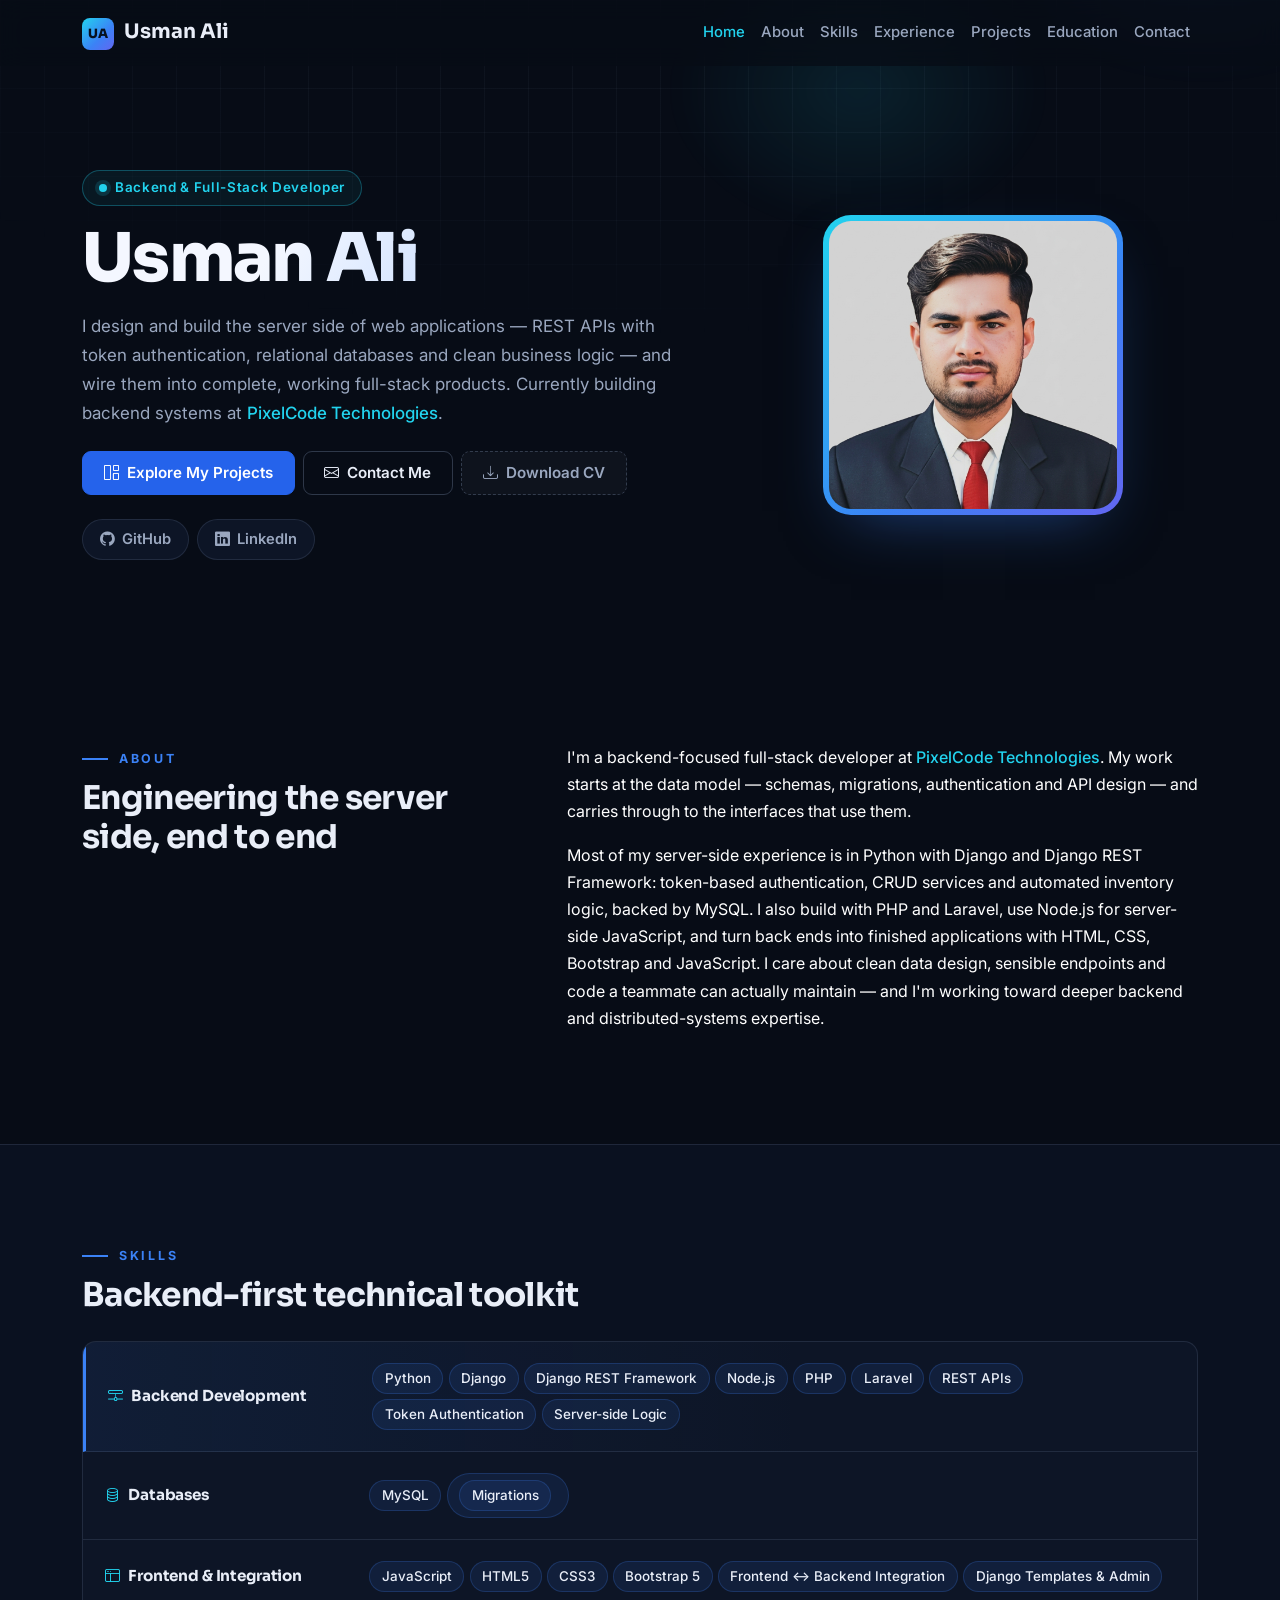
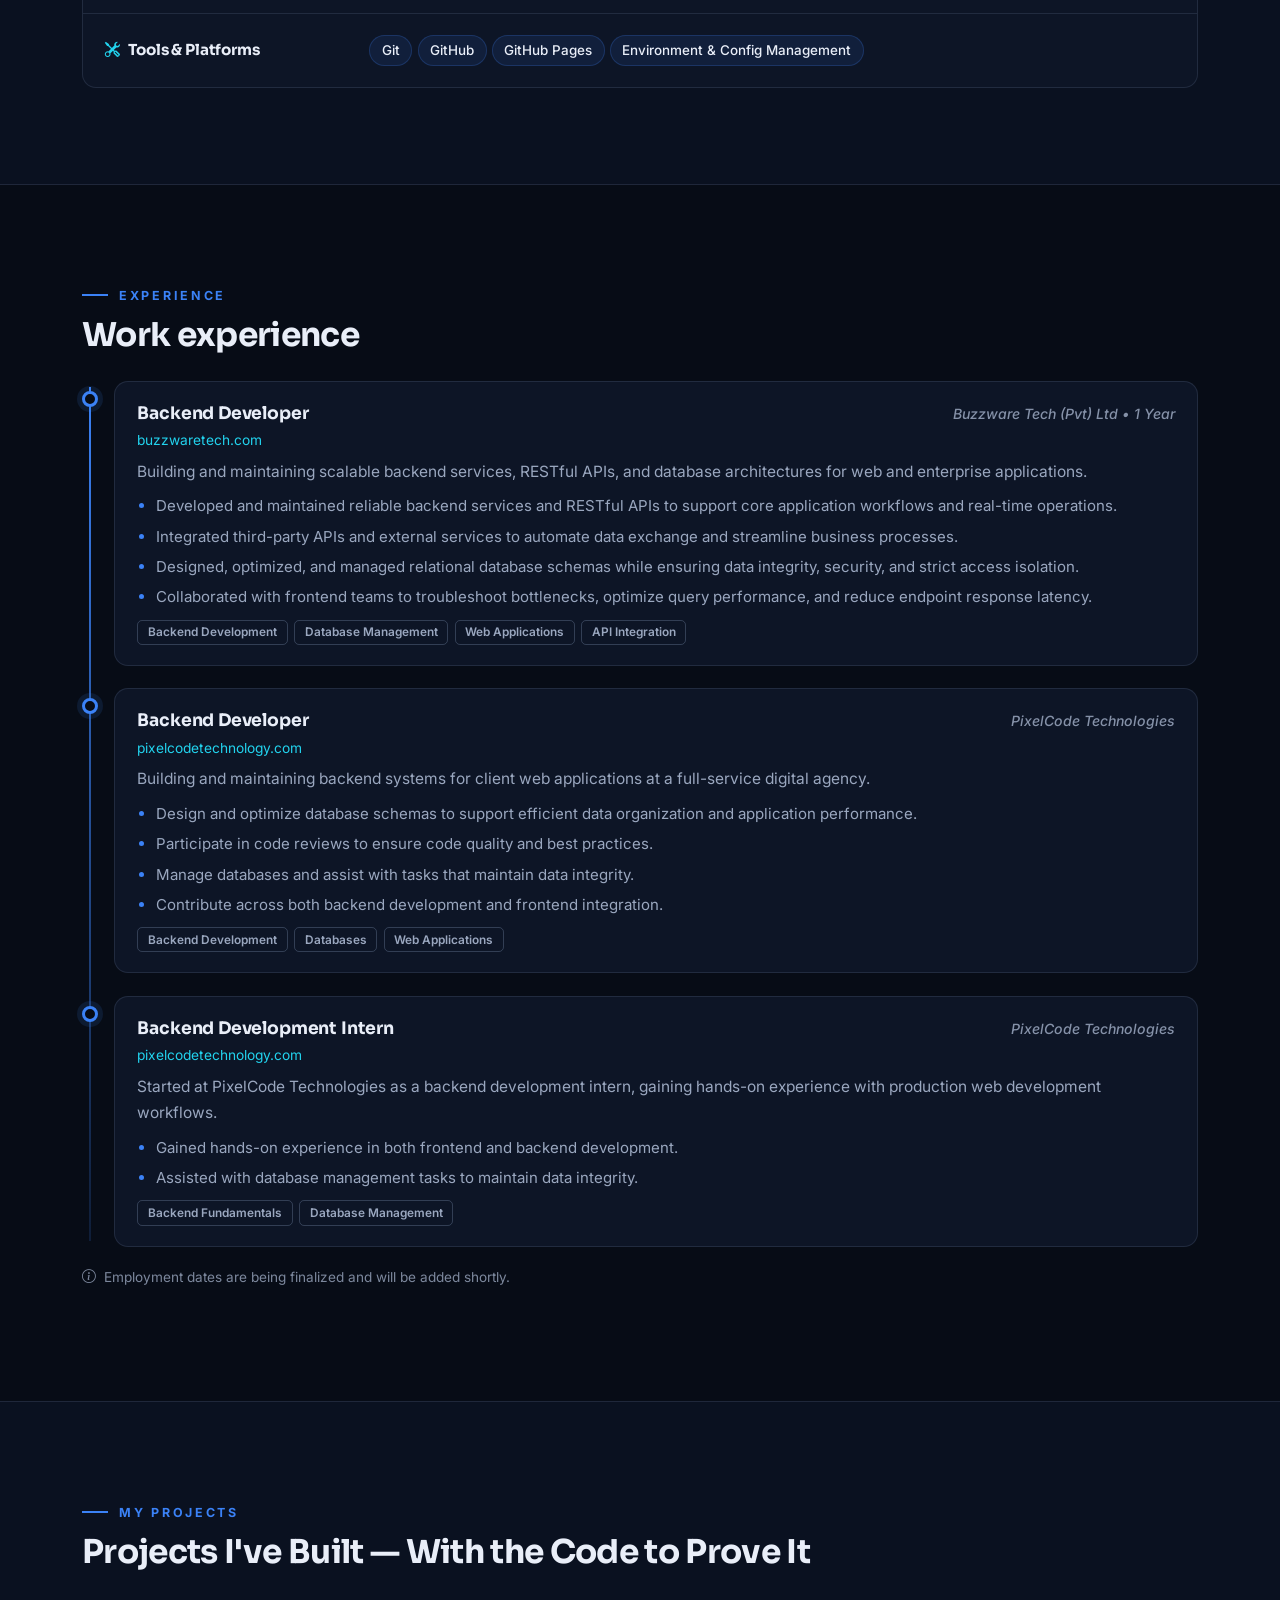
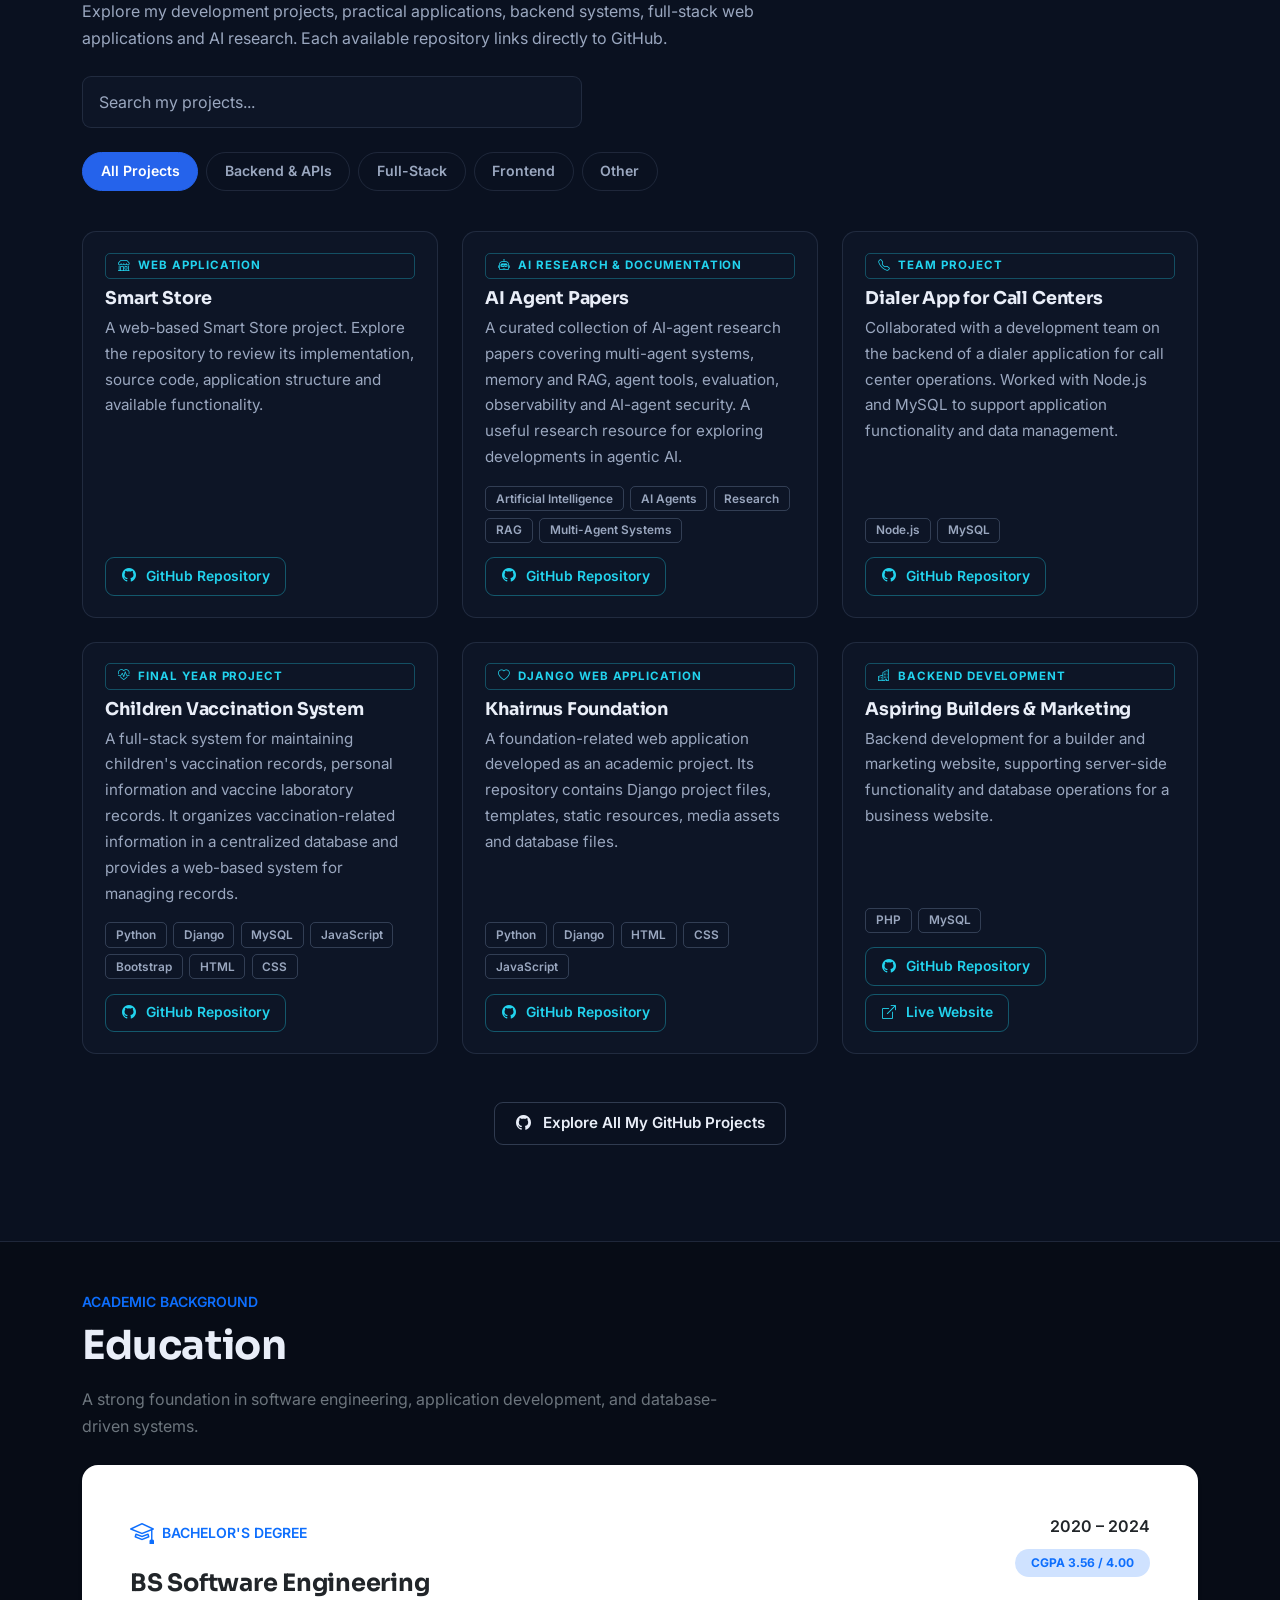
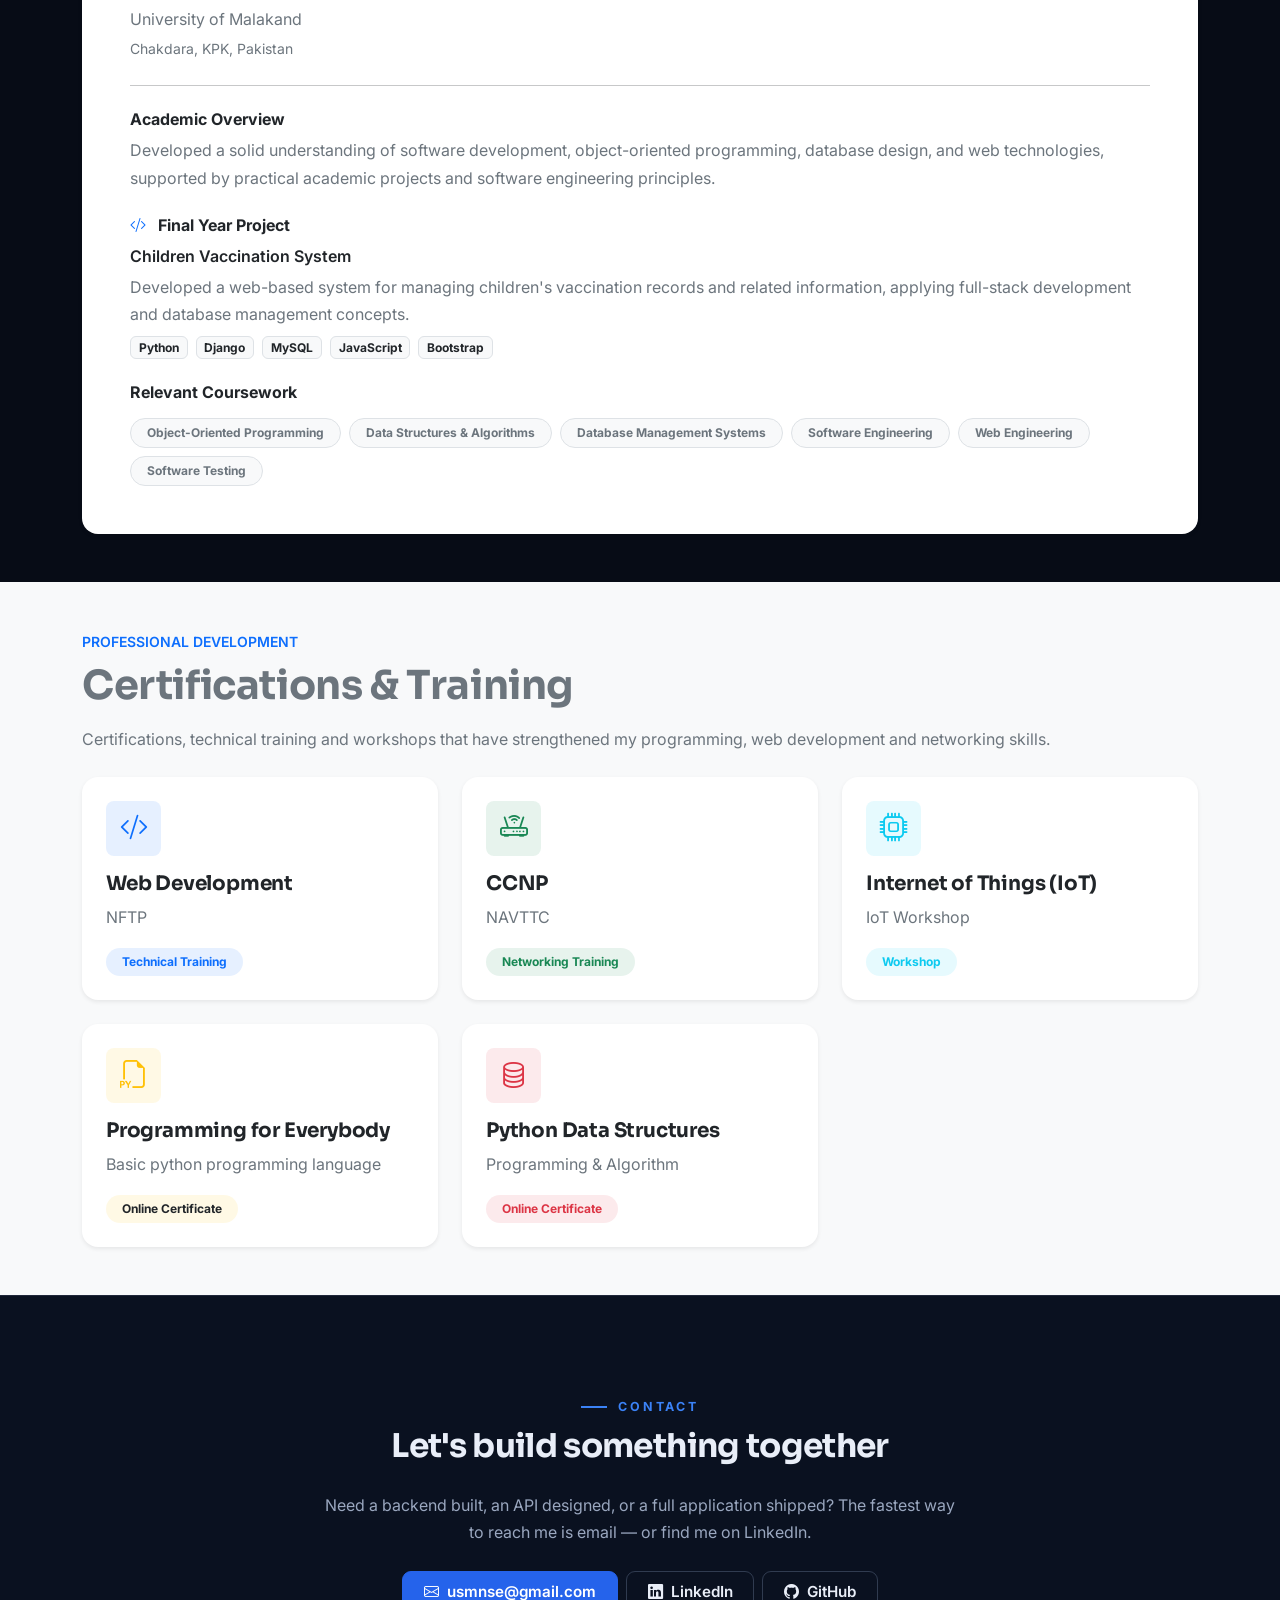
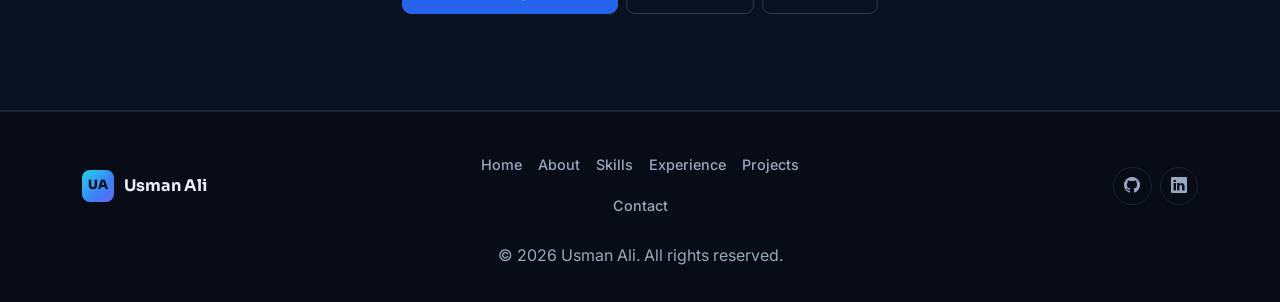
<file: index.html>
<!DOCTYPE html>
<html lang="en">

<head>
  <meta charset="UTF-8">
  <meta name="viewport" content="width=device-width, initial-scale=1.0">
  <title>Usman Ali | Backend &amp; Full-Stack Developer</title>

  <!-- SEO -->
  <meta name="description"
    content="Usman Ali — backend-focused full-stack developer at PixelCode Technologies. Building REST APIs, database-driven services and complete web applications with Django, Django REST Framework, Laravel, Node.js and MySQL.">
  <meta name="author" content="Usman Ali">
  <link rel="canonical" href="https://usman-54.github.io/portfolio/">
  <meta name="theme-color" content="#070c16">

  <!-- Open Graph -->
  <meta property="og:type" content="website">
  <meta property="og:title" content="Usman Ali | Backend &amp; Full-Stack Developer">
  <meta property="og:description"
    content="REST APIs, authentication, databases and complete full-stack applications — Django, Django REST Framework, Laravel, Node.js and MySQL.">
  <meta property="og:url" content="https://usman-54.github.io/portfolio/">
  <meta property="og:image" content="https://usman-54.github.io/portfolio/assets/images/usman.jpg">
  <meta name="twitter:card" content="summary_large_image">

  <link rel="icon" type="image/svg+xml" href="assets/images/favicon.svg">

  <!-- Bootstrap 5.3 -->
  <link href="https://cdn.jsdelivr.net/npm/bootstrap@5.3.3/dist/css/bootstrap.min.css" rel="stylesheet">
  <!-- Bootstrap Icons -->
  <link rel="stylesheet" href="https://cdn.jsdelivr.net/npm/bootstrap-icons@1.11.3/font/bootstrap-icons.min.css">
  <!-- Fonts: Sora (display) + Inter (body) -->
  <link rel="preconnect" href="https://fonts.googleapis.com">
  <link rel="preconnect" href="https://fonts.gstatic.com" crossorigin>
  <link
    href="https://fonts.googleapis.com/css2?family=Inter:wght@400;500;600;700&family=Sora:wght@600;700;800&display=swap"
    rel="stylesheet">

  <link rel="stylesheet" href="css/style.css">
</head>

<body>
  <a class="skip-link visually-hidden-focusable" href="#home">Skip to content</a>

  <!-- ============ NAVBAR ============ -->
  <nav class="navbar navbar-expand-lg fixed-top site-nav" id="siteNav" aria-label="Main navigation">
    <div class="container">
      <a class="navbar-brand" href="#home">
        <span class="brand-mark" aria-hidden="true">UA</span>Usman&nbsp;Ali
      </a>

      <button class="navbar-toggler" type="button" data-bs-toggle="collapse" data-bs-target="#navMenu"
        aria-controls="navMenu" aria-expanded="false" aria-label="Toggle navigation">
        <span class="navbar-toggler-icon"></span>
      </button>

      <div class="collapse navbar-collapse" id="navMenu">
        <ul class="navbar-nav ms-auto align-items-lg-center">
          <li class="nav-item"><a class="nav-link" href="#home">Home</a></li>
          <li class="nav-item"><a class="nav-link" href="#about">About</a></li>
          <li class="nav-item"><a class="nav-link" href="#skills">Skills</a></li>
          <li class="nav-item"><a class="nav-link" href="#experience">Experience</a></li>
          <li class="nav-item"><a class="nav-link" href="#projects">Projects</a></li>
          <li class="nav-item"><a class="nav-link" href="#education">Education</a></li>
          <li class="nav-item"><a class="nav-link" href="#contact">Contact</a></li>
        </ul>
      </div>
    </div>
  </nav>

  <main>
    <!-- ============ HERO ============ -->
    <section id="home" class="hero">
      <div class="hero-bg" aria-hidden="true"></div>
      <div class="container position-relative">
        <div class="row align-items-center gy-5">
          <div class="col-lg-7 text-center text-lg-start">
            <p class="hero-kicker">
              <span class="dot" aria-hidden="true"></span>Backend &amp; Full-Stack Developer
            </p>
            <h1 class="hero-name">Usman&nbsp;Ali</h1>
            <p class="hero-intro mx-auto mx-lg-0">
              I design and build the server side of web applications — REST APIs with token
              authentication, relational databases and clean business logic — and wire them into
              complete, working full-stack products. Currently building backend systems at
              <a href="https://pixelcodetechnology.com/" target="_blank" rel="noopener" class="link-accent">PixelCode
                Technologies</a>.
            </p>
            <div class="d-flex flex-wrap justify-content-center justify-content-lg-start gap-2 mt-4">
              <a href="#projects" class="btn btn-cta">
                <i class="bi bi-grid-1x2 me-2" aria-hidden="true"></i>Explore My Projects
              </a>
              <a href="#contact" class="btn btn-outline-cta">
                <i class="bi bi-envelope me-2" aria-hidden="true"></i>Contact Me
              </a>
              <a href="assets/docs/Usman_Ali_Resume.pdf" class="btn btn-ghost" download>
                <i class="bi bi-download me-2" aria-hidden="true"></i>Download CV
              </a>
            </div>
            <ul class="list-unstyled d-flex justify-content-center justify-content-lg-start gap-2 mt-4 mb-0">
              <li>
                <a href="https://github.com/Usman-54" target="_blank" rel="noopener" class="social-btn"
                  aria-label="Usman Ali on GitHub">
                  <i class="bi bi-github" aria-hidden="true"></i><span>GitHub</span>
                </a>
              </li>
              <li>
                <a href="https://www.linkedin.com/in/usman54/" target="_blank" rel="noopener" class="social-btn"
                  aria-label="Usman Ali on LinkedIn">
                  <i class="bi bi-linkedin" aria-hidden="true"></i><span>LinkedIn</span>
                </a>
              </li>
            </ul>
          </div>
          <div class="col-lg-5 text-center">
            <div class="portrait-wrap mx-auto">
              <img src="assets/images/usman.jpg" alt="Portrait of Usman Ali" width="320" height="320"
                class="portrait-img">
            </div>
          </div>
        </div>
      </div>
    </section>

    <!-- ============ ABOUT ============ -->
    <section id="about" class="section">
      <div class="container">
        <div class="row g-4 g-lg-5">
          <div class="col-lg-5">
            <p class="section-label">About</p>
            <h2 class="section-title">Engineering the server side, end to end</h2>
          </div>
          <div class="col-lg-7">
            <p class="text-white">
              I'm a backend-focused full-stack developer at
              <a href="https://pixelcodetechnology.com/" target="_blank" rel="noopener" class="link-accent">PixelCode
                Technologies</a>.
              My work starts at the data model — schemas, migrations, authentication and API
              design — and carries through to the interfaces that use them.
            </p>
            <p class="text-white">
              Most of my server-side experience is in Python with Django and Django REST Framework:
              token-based authentication, CRUD services and automated inventory logic, backed by
              MySQL. I also build with PHP and Laravel, use Node.js for server-side
              JavaScript, and turn back ends into finished applications with HTML, CSS, Bootstrap
              and JavaScript. I care about clean data design, sensible endpoints and code a
              teammate can actually maintain — and I'm working toward deeper backend and
              distributed-systems expertise.
            </p>
          </div>
        </div>
      </div>
    </section>

    <!-- ============ SKILLS ============ -->
    <section id="skills" class="section section-alt">
      <div class="container">
        <p class="section-label">Skills</p>
        <h2 class="section-title">Backend-first technical toolkit</h2>

        <div class="skill-panel">
          <div class="skill-row skill-row-primary">
            <h3 class="skill-cat"><i class="bi bi-hdd-network me-2" aria-hidden="true"></i>Backend Development</h3>
            <div class="skill-chips">
              <span class="chip">Python</span><span class="chip">Django</span><span class="chip">Django REST
                Framework</span>
              <span class="chip">Node.js</span><span class="chip">PHP</span><span class="chip">Laravel</span>
              <span class="chip">REST APIs</span><span class="chip">Token Authentication</span><span
                class="chip">Server-side Logic</span>
            </div>
          </div>
          <div class="skill-row">
            <h3 class="skill-cat"><i class="bi bi-database me-2" aria-hidden="true"></i>Databases</h3>
            <div class="skill-chips">
              <span class="chip">MySQL</span><span class="chip">
                <Schema Design</span><span class="chip">Migrations</span>
            </div>
          </div>
          <div class="skill-row">
            <h3 class="skill-cat"><i class="bi bi-window-sidebar me-2" aria-hidden="true"></i>Frontend &amp; Integration
            </h3>
            <div class="skill-chips">
              <span class="chip">JavaScript</span><span class="chip">HTML5</span><span class="chip">CSS3</span><span
                class="chip">Bootstrap 5</span>
              <span class="chip">Frontend &harr; Backend Integration</span><span class="chip">Django Templates &amp;
                Admin</span>
            </div>
          </div>
          <div class="skill-row">
            <h3 class="skill-cat"><i class="bi bi-tools me-2" aria-hidden="true"></i>Tools &amp; Platforms</h3>
            <div class="skill-chips">
              <span class="chip">Git</span><span class="chip">GitHub</span><span class="chip">GitHub Pages</span><span
                class="chip">Environment &amp; Config Management</span>
            </div>
          </div>
        </div>
      </div>
    </section>

    <!-- ============ EXPERIENCE ============ -->
    <section id="experience" class="section">
      <div class="container">
        <p class="section-label">Experience</p>
        <h2 class="section-title">Work experience</h2>

        <div class="timeline">
          <article class="timeline-item">
  <div class="timeline-node" aria-hidden="true"></div>
  <div class="timeline-card">
    <div class="d-flex flex-wrap justify-content-between align-items-baseline gap-2">
      <h3 class="role-title">Backend Developer</h3>
      <span class="role-meta muted-date">Buzzware Tech (Pvt) Ltd &bull; 1 Year</span>
    </div>
    <p class="role-company">
      <a href="https://buzzwaretech.com/" target="_blank" rel="noopener">buzzwaretech.com</a>
    </p>
    <p class="role-desc text-muted-2">
      Building and maintaining scalable backend services, RESTful APIs, and database architectures for web and enterprise applications.
    </p>
    <ul class="role-points">
      <li>Developed and maintained reliable backend services and RESTful APIs to support core application workflows and real-time operations.</li>
      <li>Integrated third-party APIs and external services to automate data exchange and streamline business processes.</li>
      <li>Designed, optimized, and managed relational database schemas while ensuring data integrity, security, and strict access isolation.</li>
      <li>Collaborated with frontend teams to troubleshoot bottlenecks, optimize query performance, and reduce endpoint response latency.</li>
    </ul>
    <div class="role-tech">
      <span>Backend Development</span>
      <span>Database Management</span>
      <span>Web Applications</span>
      <span>API Integration</span>
    </div>
  </div>
</article>
          <article class="timeline-item">
            <div class="timeline-node" aria-hidden="true"></div>
            <div class="timeline-card">
              <div class="d-flex flex-wrap justify-content-between align-items-baseline gap-2">
                <h3 class="role-title">Backend Developer</h3>
                <!-- TODO: confirm employment dates and add here -->
                <span class="role-meta muted-date">PixelCode Technologies</span>
              </div>
              <p class="role-company">
                <a href="https://pixelcodetechnology.com/" target="_blank" rel="noopener">pixelcodetechnology.com</a>
              </p>
              <p class="role-desc text-muted-2">
                Building and maintaining backend systems for client web applications at a
                full-service digital agency.
              </p>
              <ul class="role-points">
                <li>Design and optimize database schemas to support efficient data organization and application
                  performance.</li>
                <li>Participate in code reviews to ensure code quality and best practices.</li>
                <li>Manage databases and assist with tasks that maintain data integrity.</li>
                <li>Contribute across both backend development and frontend integration.</li>
              </ul>
              <div class="role-tech"><span>Backend Development</span><span>Databases</span><span>Web Applications</span>
              </div>
            </div>
          </article>

          <article class="timeline-item">
            <div class="timeline-node" aria-hidden="true"></div>
            <div class="timeline-card">
              <div class="d-flex flex-wrap justify-content-between align-items-baseline gap-2">
                <h3 class="role-title">Backend Development Intern</h3>
                <!-- TODO: confirm internship dates and add here -->
                <span class="role-meta muted-date">PixelCode Technologies</span>
              </div>
              <p class="role-company">
                <a href="https://pixelcodetechnology.com/" target="_blank" rel="noopener">pixelcodetechnology.com</a>
              </p>
              <p class="role-desc text-muted-2">
                Started at PixelCode Technologies as a backend development intern, gaining
                hands-on experience with production web development workflows.
              </p>
              <ul class="role-points">
                <li>Gained hands-on experience in both frontend and backend development.</li>
                <li>Assisted with database management tasks to maintain data integrity.</li>
              </ul>
              <div class="role-tech"><span>Backend Fundamentals</span><span>Database Management</span></div>
            </div>
          </article>
        </div>
        <p class="note-line"><i class="bi bi-info-circle me-1" aria-hidden="true"></i>
          Employment dates are being finalized and will be added shortly.</p>
      </div>
    </section>

    <!-- ============ PROJECTS ============ -->

   

<!-- ============ PROJECTS ============ -->
<section id="projects" class="section section-alt">
  <div class="container">

    <p class="section-label">My Projects</p>

    <h2 class="section-title">
      Projects I've Built — With the Code to Prove It
    </h2>

    <p class="text-muted-2 mb-4" style="max-width: 700px;">
      Explore my development projects, practical applications,
      backend systems, full-stack web applications and AI research.
      Each available repository links directly to GitHub.
    </p>

    <!-- Project search -->
    <div class="mb-4" style="max-width: 500px;">
      <input
        type="search"
        id="projectSearch"
        class="form-control"
        placeholder="Search my projects..."
        aria-label="Search projects"
      >
    </div>

    <!-- Project filters -->
    <div class="filter-bar"
         role="group"
         aria-label="Filter projects by category">

      <button class="filter-btn active" data-filter="all"
              type="button" aria-pressed="true">
        All Projects
      </button>

      <button class="filter-btn" data-filter="backend"
              type="button" aria-pressed="false">
        Backend &amp; APIs
      </button>

      <button class="filter-btn" data-filter="fullstack"
              type="button" aria-pressed="false">
        Full-Stack
      </button>

      <button class="filter-btn" data-filter="frontend"
              type="button" aria-pressed="false">
        Frontend
      </button>

      <button class="filter-btn" data-filter="other"
              type="button" aria-pressed="false">
        Other
      </button>

    </div>

    <!-- Project grid -->
    <div class="row g-4 mt-1" id="projectGrid" aria-live="polite">

      <!-- 1. Smart Store -->
      <div class="col-12 col-md-6 col-lg-4 project-wrap"
           data-category="fullstack">
        <article class="project-card h-100 d-flex flex-column">

          <div class="project-type">
            <i class="bi bi-shop me-1" aria-hidden="true"></i>
            Web Application
          </div>

          <h3 class="project-title">Smart Store</h3>

          <p class="project-desc flex-grow-1">
            A web-based Smart Store project. Explore the repository
            to review its implementation, source code, application
            structure and available functionality.
          </p>

          <div class="project-actions">
            <a href="https://github.com/Usman-54/smart-store"
               target="_blank" rel="noopener noreferrer"
               class="project-link">
              <i class="bi bi-github me-1" aria-hidden="true"></i>
              GitHub Repository
            </a>
          </div>

        </article>
      </div>


      <!-- 2. AI Agent Papers -->
      <div class="col-12 col-md-6 col-lg-4 project-wrap"
           data-category="other">
        <article class="project-card h-100 d-flex flex-column">

          <div class="project-type">
            <i class="bi bi-robot me-1" aria-hidden="true"></i>
            AI Research &amp; Documentation
          </div>

          <h3 class="project-title">AI Agent Papers</h3>

          <p class="project-desc flex-grow-1">
            A curated collection of AI-agent research papers covering
            multi-agent systems, memory and RAG, agent tools, evaluation,
            observability and AI-agent security. A useful research
            resource for exploring developments in agentic AI.
          </p>

          <div class="project-tech">
            <span>Artificial Intelligence</span>
            <span>AI Agents</span>
            <span>Research</span>
            <span>RAG</span>
            <span>Multi-Agent Systems</span>
          </div>

          <div class="project-actions">
            <a href="https://github.com/Usman-54/ai-agent-papers"
               target="_blank" rel="noopener noreferrer"
               class="project-link">
              <i class="bi bi-github me-1" aria-hidden="true"></i>
              GitHub Repository
            </a>
          </div>

        </article>
      </div>


      <!-- 3. Dialer App -->
      <div class="col-12 col-md-6 col-lg-4 project-wrap"
           data-category="backend">
        <article class="project-card h-100 d-flex flex-column">

          <div class="project-type">
            <i class="bi bi-telephone me-1" aria-hidden="true"></i>
            Team Project
          </div>

          <h3 class="project-title">Dialer App for Call Centers</h3>

          <p class="project-desc flex-grow-1">
            Collaborated with a development team on the backend of a
            dialer application for call center operations. Worked with
            Node.js and MySQL to support application functionality
            and data management.
          </p>

          <div class="project-tech">
            <span>Node.js</span>
            <span>MySQL</span>
          </div>

          <div class="project-actions">
            <a href="https://github.com/Usman-54/Dailer"
               target="_blank" rel="noopener noreferrer"
               class="project-link">
              <i class="bi bi-github me-1" aria-hidden="true"></i>
              GitHub Repository
            </a>
          </div>

        </article>
      </div>


      <!-- 4. Children Vaccination System -->
      <div class="col-12 col-md-6 col-lg-4 project-wrap"
           data-category="fullstack">
        <article class="project-card h-100 d-flex flex-column">

          <div class="project-type">
            <i class="bi bi-heart-pulse me-1" aria-hidden="true"></i>
            Final Year Project
          </div>

          <h3 class="project-title">Children Vaccination System</h3>

          <p class="project-desc flex-grow-1">
            A full-stack system for maintaining children's vaccination
            records, personal information and vaccine laboratory records.
            It organizes vaccination-related information in a centralized
            database and provides a web-based system for managing records.
          </p>

          <div class="project-tech">
            <span>Python</span>
            <span>Django</span>
            <span>MySQL</span>
            <span>JavaScript</span>
            <span>Bootstrap</span>
            <span>HTML</span>
            <span>CSS</span>
          </div>

          <div class="project-actions">
            <a href="https://github.com/Usman-54/Children-Vaccination-System"
               target="_blank" rel="noopener noreferrer"
               class="project-link">
              <i class="bi bi-github me-1" aria-hidden="true"></i>
              GitHub Repository
            </a>
          </div>

        </article>
      </div>


      <!-- 5. Khairnus Foundation -->
      <div class="col-12 col-md-6 col-lg-4 project-wrap"
           data-category="fullstack">
        <article class="project-card h-100 d-flex flex-column">

          <div class="project-type">
            <i class="bi bi-heart me-1" aria-hidden="true"></i>
            Django Web Application
          </div>

          <h3 class="project-title">Khairnus Foundation</h3>

          <p class="project-desc flex-grow-1">
            A foundation-related web application developed as an
            academic project. Its repository contains Django project
            files, templates, static resources, media assets and
            database files.
          </p>

          <div class="project-tech">
            <span>Python</span>
            <span>Django</span>
            <span>HTML</span>
            <span>CSS</span>
            <span>JavaScript</span>
          </div>

          <div class="project-actions">
            <a href="https://github.com/Usman-54/Khairnus-Foundation"
               target="_blank" rel="noopener noreferrer"
               class="project-link">
              <i class="bi bi-github me-1" aria-hidden="true"></i>
              GitHub Repository
            </a>
          </div>

        </article>
      </div>


      <!-- 6. Aspiring Builders & Marketing -->
      <div class="col-12 col-md-6 col-lg-4 project-wrap"
           data-category="backend">
        <article class="project-card h-100 d-flex flex-column">

          <div class="project-type">
            <i class="bi bi-buildings me-1" aria-hidden="true"></i>
            Backend Development
          </div>

          <h3 class="project-title">Aspiring Builders &amp; Marketing</h3>

          <p class="project-desc flex-grow-1">
            Backend development for a builder and marketing website,
            supporting server-side functionality and database
            operations for a business website.
          </p>

          <div class="project-tech">
            <span>PHP</span>
            <span>MySQL</span>
          </div>

          <div class="project-actions">
            <a href="https://github.com/Usman-54/Aspiring_builders"
               target="_blank" rel="noopener noreferrer"
               class="project-link">
              <i class="bi bi-github me-1" aria-hidden="true"></i>
              GitHub Repository
            </a>

            <a href="https://aspiringbuildersandmarketing.com/"
               target="_blank" rel="noopener noreferrer"
               class="project-link">
              <i class="bi bi-box-arrow-up-right me-1"
                 aria-hidden="true"></i>
              Live Website
            </a>
          </div>

        </article>
      </div>



    </div>

    <!-- No projects found -->
    <div id="noProjects" class="text-center py-5 d-none">
      <i class="bi bi-search fs-2 text-muted"></i>
      <h4 class="mt-3">No Projects Found</h4>
      <p class="text-muted-2">
        Try another search or select a different category.
      </p>
    </div>

    <!-- GitHub profile -->
    <div class="text-center mt-5">
      <a href="https://github.com/Usman-54"
         target="_blank"
         rel="noopener noreferrer"
         class="btn btn-outline-cta">
        <i class="bi bi-github me-2"></i>
        Explore All My GitHub Projects
      </a>
    </div>

  </div>
</section>


    <!-- ============ EDUCATION ============ -->


    <section id="education" class="py-5">
      <div class="container">

        <!-- Section Heading -->
        <p class="text-primary fw-semibold text-uppercase small mb-2">
          Academic Background
        </p>

        <h2 class="display-6 fw-bold mb-3">
          Education
        </h2>

        <p class="text-secondary mb-4" style="max-width: 650px;">
          A strong foundation in software engineering, application
          development, and database-driven systems.
        </p>

        <!-- Unified Education Card -->
        <div class="card border-0 shadow-sm rounded-4 p-4 p-md-5">

          <!-- Degree Information -->
          <div class="d-flex flex-wrap justify-content-between
                  align-items-start gap-3">

            <div>
              <div class="d-flex align-items-center gap-2 mb-3">
                <i class="bi bi-mortarboard text-primary fs-4" aria-hidden="true"></i>

                <span class="text-primary fw-semibold small text-uppercase">
                  Bachelor's Degree
                </span>
              </div>

              <h3 class="h4 fw-bold mb-2">
                BS Software Engineering
              </h3>

              <p class="text-secondary mb-1">
                University of Malakand
              </p>

              <p class="text-secondary small mb-0">
                Chakdara, KPK, Pakistan
              </p>
            </div>

            <div class="text-md-end">
              <p class="fw-semibold mb-2">
                2020 – 2024
              </p>

              <span class="badge bg-primary-subtle text-primary
                       rounded-pill px-3 py-2">
                CGPA 3.56 / 4.00
              </span>
            </div>

          </div>

          <hr class="my-4">

          <!-- Academic Overview -->
          <div class="mb-4">
            <h4 class="h6 fw-bold mb-2">
              Academic Overview
            </h4>

            <p class="text-secondary mb-0">
              Developed a solid understanding of software development,
              object-oriented programming, database design, and web
              technologies, supported by practical academic projects
              and software engineering principles.
            </p>
          </div>

          <!-- Final Year Project -->
          <div class="mb-4">
            <h4 class="h6 fw-bold mb-2">
              <i class="bi bi-code-slash text-primary me-2" aria-hidden="true"></i>
              Final Year Project
            </h4>

            <p class="fw-semibold mb-1">
              Children Vaccination System
            </p>

            <p class="text-secondary mb-2">
              Developed a web-based system for managing children's
              vaccination records and related information, applying
              full-stack development and database management concepts.
            </p>

            <div class="d-flex flex-wrap gap-2">
              <span class="badge bg-light text-dark border">Python</span>
              <span class="badge bg-light text-dark border">Django</span>
              <span class="badge bg-light text-dark border">MySQL</span>
              <span class="badge bg-light text-dark border">JavaScript</span>
              <span class="badge bg-light text-dark border">Bootstrap</span>
            </div>
          </div>

          <!-- Relevant Coursework -->
          <div>
            <h4 class="h6 fw-bold mb-3">
              Relevant Coursework
            </h4>

            <div class="d-flex flex-wrap gap-2">
              <span class="badge bg-light text-secondary border rounded-pill px-3 py-2">
                Object-Oriented Programming
              </span>

              <span class="badge bg-light text-secondary border rounded-pill px-3 py-2">
                Data Structures & Algorithms
              </span>

              <span class="badge bg-light text-secondary border rounded-pill px-3 py-2">
                Database Management Systems
              </span>

              <span class="badge bg-light text-secondary border rounded-pill px-3 py-2">
                Software Engineering
              </span>

              <span class="badge bg-light text-secondary border rounded-pill px-3 py-2">
                Web Engineering
              </span>

              <span class="badge bg-light text-secondary border rounded-pill px-3 py-2">
                Software Testing
              </span>
            </div>
          </div>

        </div>

      </div>
    </section>




    <!-- ============ CERTIFICATIONS ============ -->
    <section id="certifications" class="py-5 bg-light">
      <div class="container">

        <p class="text-primary fw-semibold text-uppercase small mb-2">
          Professional Development
        </p>

        <h2 class="display-6 fw-bold mb-3 text-secondary">
          Certifications &amp; Training
        </h2>

        <p class="text-secondary mb-4">
          Certifications, technical training and workshops that have
          strengthened my programming, web development and networking skills.
        </p>

        <div class="row g-4">

          <!-- 1. NFTP Web Development -->
          <div class="col-12 col-md-6 col-lg-4">
            <article class="card border-0 shadow-sm rounded-4 h-100 p-4">

              <div class="d-flex align-items-center justify-content-center
                      rounded-3 bg-primary bg-opacity-10 text-primary
                      mb-3" style="width: 55px; height: 55px;">
                <i class="bi bi-code-slash fs-3" aria-hidden="true"></i>
              </div>

              <h3 class="h5 fw-bold mb-2">Web Development</h3>

              <p class="text-secondary mb-3">NFTP</p>

              <div class="mt-auto">
                <span class="badge bg-primary bg-opacity-10 text-primary
                         rounded-pill px-3 py-2">
                  Technical Training
                </span>
              </div>

            </article>
          </div>

          <!-- 2. NAVTTC CCNP -->
          <div class="col-12 col-md-6 col-lg-4">
            <article class="card border-0 shadow-sm rounded-4 h-100 p-4">

              <div class="d-flex align-items-center justify-content-center
                      rounded-3 bg-success bg-opacity-10 text-success
                      mb-3" style="width: 55px; height: 55px;">
                <i class="bi bi-router fs-3" aria-hidden="true"></i>
              </div>

              <h3 class="h5 fw-bold mb-2">CCNP</h3>

              <p class="text-secondary mb-3">NAVTTC</p>

              <div class="mt-auto">
                <span class="badge bg-success bg-opacity-10 text-success
                         rounded-pill px-3 py-2">
                  Networking Training
                </span>
              </div>

            </article>
          </div>

          <!-- 3. IoT Workshop -->
          <div class="col-12 col-md-6 col-lg-4">
            <article class="card border-0 shadow-sm rounded-4 h-100 p-4">

              <div class="d-flex align-items-center justify-content-center
                      rounded-3 bg-info bg-opacity-10 text-info
                      mb-3" style="width: 55px; height: 55px;">
                <i class="bi bi-cpu fs-3" aria-hidden="true"></i>
              </div>

              <h3 class="h5 fw-bold mb-2">
                Internet of Things (IoT)
              </h3>

              <p class="text-secondary mb-3">IoT Workshop</p>

              <div class="mt-auto">
                <span class="badge bg-info bg-opacity-10 text-info
                         rounded-pill px-3 py-2">
                  Workshop
                </span>
              </div>

            </article>
          </div>

          <!-- 4. Coursera Python -->
          <div class="col-12 col-md-6 col-lg-4">
            <article class="card border-0 shadow-sm rounded-4 h-100 p-4">

              <div class="d-flex align-items-center justify-content-center
                      rounded-3 bg-warning bg-opacity-10 text-warning
                      mb-3" style="width: 55px; height: 55px;">
                <i class="bi bi-filetype-py fs-3" aria-hidden="true"></i>
              </div>

              <h3 class="h5 fw-bold mb-2">Programming for Everybody</h3>

              <p class="text-secondary mb-3">Basic python programming language</p>

              <div class="mt-auto">
                <span class="badge bg-warning bg-opacity-10 text-dark
                         rounded-pill px-3 py-2">
                  Online Certificate
                </span>
              </div>

            </article>
          </div>

          <!-- 5. Data Structures -->
          <div class="col-12 col-md-6 col-lg-4">
            <article class="card border-0 shadow-sm rounded-4 h-100 p-4">

              <div class="d-flex align-items-center justify-content-center
                      rounded-3 bg-danger bg-opacity-10 text-danger
                      mb-3" style="width: 55px; height: 55px;">
                <i class="bi bi-database fs-3" aria-hidden="true"></i>
              </div>

              <h3 class="h5 fw-bold mb-2">
                Python Data Structures
              </h3>

              <p class="text-secondary mb-3">
                Programming &amp; Algorithm
              </p>

              <div class="mt-auto">
                <span class="badge bg-danger bg-opacity-10 text-danger
                         rounded-pill px-3 py-2">
                  Online Certificate
                </span>
              </div>

            </article>
          </div>

        </div>
      </div>
    </section>


    <!-- ============ CONTACT ============ -->
    <section id="contact" class="section section-alt">
      <div class="container">
        <div class="row justify-content-center">
          <div class="col-lg-7 text-center">
            <p class="section-label">Contact</p>
            <h2 class="section-title">Let's build something together</h2>
            <p class="text-muted-2">
              Need a backend built, an API designed, or a full application shipped? The fastest
              way to reach me is email — or find me on LinkedIn.
            </p>
            <div class="d-flex flex-wrap justify-content-center gap-2 mt-4">
              <a class="btn btn-cta" href="mailto:usmnse@gmail.com">
                <i class="bi bi-envelope me-2" aria-hidden="true"></i>usmnse@gmail.com
              </a>
              <a class="btn btn-outline-cta" href="https://www.linkedin.com/in/usman54/" target="_blank" rel="noopener">
                <i class="bi bi-linkedin me-2" aria-hidden="true"></i>LinkedIn
              </a>
              <a class="btn btn-outline-cta" href="https://github.com/Usman-54" target="_blank" rel="noopener">
                <i class="bi bi-github me-2" aria-hidden="true"></i>GitHub
              </a>
            </div>
          </div>
        </div>
      </div>
    </section>
  </main>

  <!-- ============ FOOTER ============ -->
  <footer class="site-footer">
    <div class="container">
      <div class="row gy-3 align-items-center">
        <div class="col-md-4 text-center text-md-start">
          <a class="navbar-brand d-inline-flex align-items-center" href="#home">
            <span class="brand-mark" aria-hidden="true">UA</span>Usman&nbsp;Ali
          </a>
        </div>
        <div class="col-md-4">
          <nav aria-label="Footer" class="footer-nav d-flex justify-content-center gap-3 flex-wrap">
            <a href="#home">Home</a>
            <a href="#about">About</a>
            <a href="#skills">Skills</a>
            <a href="#experience">Experience</a>
            <a href="#projects">Projects</a>
            <a href="#contact">Contact</a>
          </nav>
        </div>
        <div class="col-md-4 text-center text-md-end">
          <div class="d-inline-flex gap-2">
            <a href="https://github.com/Usman-54" target="_blank" rel="noopener" class="social-icon"
              aria-label="Usman Ali on GitHub">
              <i class="bi bi-github" aria-hidden="true"></i>
            </a>
            <a href="https://www.linkedin.com/in/usman54/" target="_blank" rel="noopener" class="social-icon"
              aria-label="Usman Ali on LinkedIn">
              <i class="bi bi-linkedin" aria-hidden="true"></i>
            </a>
          </div>
        </div>
      </div>
      <p class="text-center text-muted-2 mt-4 mb-0">
        &copy; <span id="year">2026</span> Usman Ali. All rights reserved.
      </p>
    </div>
  </footer>

  <button type="button" id="backToTop" class="back-to-top" aria-label="Back to top">
    <i class="bi bi-arrow-up" aria-hidden="true"></i>
  </button>

  <script src="https://cdn.jsdelivr.net/npm/bootstrap@5.3.3/dist/js/bootstrap.bundle.min.js"></script>
  <script src="js/script.js"></script>
</body>

</html>
</file>
<file: css/style.css>
/* ==========================================================================
   Usman Ali — Portfolio Stylesheet
   Premium dark-navy, backend-engineer aesthetic.
   ========================================================================== */

/* ---------- Design tokens ---------- */
:root {
  /* colors */
  --bg: #070c16;
  --bg-soft: #0a1120;
  --surface: #0d1526;
  --surface-2: #111b31;
  --border: rgba(148, 168, 205, 0.15);
  --border-strong: rgba(148, 168, 205, 0.28);
  --ink: #e9eef8;
  --text-muted: #9aa7bf;
  --accent: #3b82f6;
  --accent-strong: #2563eb;
  --cyan: #22d3ee;
  --gradient: linear-gradient(135deg, #22d3ee 0%, #3b82f6 60%, #6366f1 100%);

  /* typography */
  --font-display: "Sora", "Inter", system-ui, sans-serif;
  --font-body: "Inter", system-ui, -apple-system, sans-serif;

  /* layout */
  --radius: 14px;
  --radius-sm: 9px;
  --nav-h: 66px;
  --container-max: 1140px;
  --ease: cubic-bezier(0.22, 1, 0.36, 1);
}

/* ---------- Base ---------- */
html { scroll-behavior: smooth; }

body {
  font-family: var(--font-body);
  line-height: 1.7;
  color: var(--ink);
  background: var(--bg);
  -webkit-font-smoothing: antialiased;
  overflow-x: hidden;
}

h1, h2, h3, .navbar-brand { font-family: var(--font-display); }
h2, h3 { letter-spacing: -0.01em; }

a { color: var(--cyan); text-decoration: none; }
.link-accent { color: var(--cyan); font-weight: 500; }
.link-accent:hover { text-decoration: underline; }

.text-muted-2 { color: var(--text-muted); }
.text-body { font-size: 1.02rem; color: var(--ink); }

::selection { background: rgba(59, 130, 246, 0.35); color: #fff; }

.skip-link {
  position: absolute; z-index: 2000; left: 1rem; top: -4rem;
  padding: 0.6rem 1rem; background: var(--accent); color: #fff;
  font-weight: 600; border-radius: var(--radius-sm); transition: top 0.2s var(--ease);
}
.skip-link:focus { top: 1rem; color: #fff; }
:focus-visible { outline: 2px solid var(--cyan); outline-offset: 3px; border-radius: 4px; }

/* ---------- Buttons ---------- */
.btn-cta, .btn-outline-cta, .btn-ghost {
  border-radius: var(--radius-sm);
  font-weight: 600;
  font-size: 0.95rem;
  padding: 0.58rem 1.3rem;
  transition: transform 0.2s var(--ease), box-shadow 0.2s var(--ease),
              border-color 0.2s var(--ease), color 0.2s var(--ease), background-color 0.2s var(--ease);
}
.btn-cta {
  background: var(--accent-strong);
  border: 1px solid var(--accent-strong);
  color: #fff;
}
.btn-cta:hover, .btn-cta:focus-visible {
  background: var(--accent);
  border-color: var(--accent);
  color: #fff;
  transform: translateY(-2px);
  box-shadow: 0 14px 30px -14px rgba(59, 130, 246, 0.65);
}
.btn-outline-cta {
  background: transparent;
  border: 1px solid var(--border-strong);
  color: var(--ink);
}
.btn-outline-cta:hover, .btn-outline-cta:focus-visible {
  border-color: var(--cyan);
  color: var(--cyan);
  transform: translateY(-2px);
}
.btn-ghost {
  background: rgba(255, 255, 255, 0.03);
  border: 1px dashed var(--border-strong);
  color: var(--text-muted);
}
.btn-ghost:hover { color: var(--ink); border-color: var(--cyan); }

/* ---------- Navbar ---------- */
.site-nav {
  min-height: var(--nav-h);
  background: rgba(7, 12, 22, 0.75);
  backdrop-filter: blur(12px);
  -webkit-backdrop-filter: blur(12px);
  border-bottom: 1px solid transparent;
  transition: border-color 0.3s var(--ease), background-color 0.3s var(--ease);
}
.site-nav.scrolled {
  border-bottom-color: var(--border);
  background: rgba(7, 12, 22, 0.92);
}
.navbar-brand { color: var(--ink); font-weight: 700; }
.navbar-brand:hover { color: var(--ink); }
.brand-mark {
  display: inline-grid; place-items: center;
  width: 2rem; height: 2rem; margin-right: 0.6rem;
  border-radius: 8px; background: var(--gradient);
  color: #06101f; font-size: 0.8rem; font-weight: 800;
}
.site-nav .nav-link {
  color: var(--text-muted); font-weight: 500; font-size: 0.93rem;
  padding: 0.4rem 0.8rem; transition: color 0.2s var(--ease);
}
.site-nav .nav-link:hover { color: var(--ink); }
.site-nav .nav-link.active { color: var(--cyan); }
.navbar-toggler { border-color: var(--border-strong); }
.navbar-toggler:focus { box-shadow: 0 0 0 0.2rem rgba(59, 130, 246, 0.25); }

@media (max-width: 991.98px) {
  #navMenu {
    background: var(--surface);
    border: 1px solid var(--border);
    border-radius: var(--radius-sm);
    margin-top: 0.7rem; padding: 0.7rem 1rem 0.9rem;
  }
}

/* ---------- Hero ---------- */
.hero {
  position: relative;
  padding: calc(var(--nav-h) + clamp(3.5rem, 9vw, 6.5rem)) 0 clamp(3.5rem, 7vw, 5.5rem);
}
.hero-bg {
  position: absolute; inset: 0; z-index: -1; overflow: hidden;
}
.hero-bg::before {
  /* faint engineering grid */
  content: "";
  position: absolute; inset: 0;
  background-image:
    linear-gradient(rgba(148, 168, 205, 0.05) 1px, transparent 1px),
    linear-gradient(90deg, rgba(148, 168, 205, 0.05) 1px, transparent 1px);
  background-size: 44px 44px;
  mask-image: radial-gradient(ellipse 90% 70% at 50% 0%, #000 35%, transparent 75%);
  -webkit-mask-image: radial-gradient(ellipse 90% 70% at 50% 0%, #000 35%, transparent 75%);
}
.hero-bg::after {
  /* soft glow accents */
  content: "";
  position: absolute;
  width: 60vw; height: 45vw; top: -20vw; right: -12vw;
  background:
    radial-gradient(40% 40% at 70% 30%, rgba(59, 130, 246, 0.16), transparent 70%),
    radial-gradient(35% 35% at 25% 60%, rgba(34, 211, 238, 0.10), transparent 70%);
  filter: blur(10px);
}

.hero-kicker {
  display: inline-flex; align-items: center; gap: 0.5rem;
  margin-bottom: 1.1rem;
  padding: 0.34rem 1rem;
  font-size: 0.84rem; font-weight: 600; letter-spacing: 0.05em;
  color: var(--cyan);
  border: 1px solid rgba(34, 211, 238, 0.3);
  border-radius: 999px;
  background: rgba(34, 211, 238, 0.06);
}
.hero-kicker .dot {
  width: 0.5rem; height: 0.5rem; border-radius: 50%;
  background: var(--cyan);
  box-shadow: 0 0 0 4px rgba(34, 211, 238, 0.15);
}

.hero-name {
  font-size: clamp(2.7rem, 7vw, 4.2rem);
  font-weight: 800;
  line-height: 1.06;
  letter-spacing: -0.025em;
  margin-bottom: 1.1rem;
  background: linear-gradient(120deg, #f4f7ff 30%, #9ec5ff 100%);
  -webkit-background-clip: text; background-clip: text;
  -webkit-text-fill-color: transparent;
}
.hero-intro { max-width: 37rem; font-size: 1.06rem; color: var(--text-muted); }

.portrait-wrap {
  width: min(300px, 70vw); aspect-ratio: 1; padding: 6px;
  border-radius: 28px;
  background: var(--gradient);
  box-shadow: 0 24px 60px -28px rgba(59, 130, 246, 0.5);
}
.portrait-img {
  width: 100%; height: 100%; object-fit: cover;
  border-radius: 22px; display: block;
}

.social-btn {
  display: inline-flex; align-items: center; gap: 0.45rem;
  padding: 0.45rem 1.05rem;
  font-size: 0.92rem; font-weight: 600;
  color: var(--text-muted);
  border: 1px solid var(--border);
  border-radius: 999px;
  background: var(--surface);
  transition: color 0.2s var(--ease), border-color 0.2s var(--ease), transform 0.2s var(--ease);
}
.social-btn:hover, .social-btn:focus-visible {
  color: var(--cyan); border-color: var(--cyan); transform: translateY(-2px);
}

/* ---------- Sections ---------- */
.section { padding: clamp(3.5rem, 8vw, 6rem) 0; }
.section-alt {
  background: var(--bg-soft);
  border-top: 1px solid var(--border);
  border-bottom: 1px solid var(--border);
}
.section-label {
  display: inline-block;
  margin-bottom: 0.6rem;
  font-size: 0.78rem; font-weight: 700;
  letter-spacing: 0.22em; text-transform: uppercase;
  color: var(--accent);
}
.section-label::before {
  content: ""; display: inline-block;
  width: 1.6rem; height: 2px; margin-right: 0.7rem;
  background: var(--accent); vertical-align: 0.28em;
}
.section-title {
  font-size: clamp(1.5rem, 3.6vw, 2.05rem);
  font-weight: 700;
  letter-spacing: -0.02em;
  margin-bottom: 1.6rem;
}

/* ---------- Skills ---------- */
.skill-panel {
  background: var(--surface);
  border: 1px solid var(--border);
  border-radius: var(--radius);
  overflow: hidden;
}
.skill-row {
  display: grid;
  grid-template-columns: 240px 1fr;
  gap: 0.5rem 1.5rem;
  padding: 1.15rem 1.4rem;
  border-bottom: 1px solid var(--border);
}
.skill-row:last-child { border-bottom: none; }
.skill-row-primary {
  background: linear-gradient(90deg, rgba(59, 130, 246, 0.08), transparent 65%);
  border-left: 3px solid var(--accent);
}
.skill-cat {
  display: flex; align-items: center;
  font-size: 0.95rem; font-weight: 700; color: var(--ink);
  margin: 0;
}
.skill-cat i { color: var(--cyan); }
.skill-chips { display: flex; flex-wrap: wrap; align-items: center; }

.chip {
  display: inline-block;
  margin: 0.16rem 0.32rem 0.16rem 0;
  padding: 0.2rem 0.72rem;
  font-size: 0.84rem; font-weight: 500;
  color: var(--ink);
  background: rgba(59, 130, 246, 0.10);
  border: 1px solid rgba(59, 130, 246, 0.22);
  border-radius: 999px;
}
@media (max-width: 767.98px) {
  .skill-row { grid-template-columns: 1fr; }
}

/* ---------- Experience timeline ---------- */
.timeline { position: relative; padding-left: 2rem; }
.timeline::before {
  content: "";
  position: absolute; left: 7px; top: 6px; bottom: 6px;
  width: 2px;
  background: linear-gradient(180deg, var(--accent), rgba(59, 130, 246, 0.15));
}
.timeline-item { position: relative; padding-bottom: 1.4rem; }
.timeline-item:last-child { padding-bottom: 0; }
.timeline-node {
  position: absolute; left: -2rem; top: 10px;
  width: 16px; height: 16px; border-radius: 50%;
  background: var(--bg);
  border: 3px solid var(--accent);
  box-shadow: 0 0 0 5px rgba(59, 130, 246, 0.12);
}
.timeline-card {
  padding: 1.25rem 1.4rem;
  background: var(--surface);
  border: 1px solid var(--border);
  border-radius: var(--radius);
  transition: border-color 0.2s var(--ease), transform 0.2s var(--ease);
}
.timeline-card:hover { border-color: rgba(59, 130, 246, 0.45); transform: translateX(3px); }

.role-title { font-size: 1.08rem; font-weight: 700; margin: 0; }
.role-meta { font-size: 0.88rem; color: var(--text-muted); font-weight: 500; }
.muted-date { font-style: italic; opacity: 0.85; }
.role-company { margin: 0.15rem 0 0.4rem; font-size: 0.9rem; }
.role-company a { color: var(--cyan); font-size: 0.86rem; }
.role-desc { margin-bottom: 0.5rem; font-size: 0.97rem; }

.role-points { margin: 0.2rem 0 0.6rem; padding-left: 1.15rem; }
.role-points li { margin-bottom: 0.3rem; color: var(--text-muted); font-size: 0.94rem; }
.role-points li::marker { color: var(--accent); }

.role-tech { display: flex; flex-wrap: wrap; gap: 0.4rem; }
.role-tech span {
  padding: 0.1rem 0.6rem;
  font-size: 0.74rem; font-weight: 600;
  color: var(--text-muted);
  border: 1px solid var(--border-strong);
  border-radius: 5px;
}

.note-line {
  margin-top: 1.2rem;
  font-size: 0.85rem;
  color: var(--text-muted);
  opacity: 0.8;
}

/* ---------- Projects ---------- */
.filter-bar {
  display: flex; flex-wrap: wrap; gap: 0.5rem;
  margin-bottom: 1rem;
}
.filter-btn {
  padding: 0.42rem 1.1rem;
  font-size: 0.88rem; font-weight: 600;
  color: var(--text-muted);
  background: transparent;
  border: 1px solid var(--border);
  border-radius: 999px;
  transition: color 0.2s var(--ease), border-color 0.2s var(--ease), background-color 0.2s var(--ease);
}
.filter-btn:hover { color: var(--ink); border-color: var(--border-strong); }
.filter-btn.active {
  color: #fff;
  background: var(--accent-strong);
  border-color: var(--accent-strong);
}

.project-wrap { transition: opacity 0.25s var(--ease); }
.project-wrap.hidden-cat { display: none; }

.project-card {
  padding: 1.3rem 1.4rem;
  background: var(--surface);
  border: 1px solid var(--border);
  border-radius: var(--radius);
  transition: border-color 0.2s var(--ease), transform 0.2s var(--ease),
              box-shadow 0.2s var(--ease);
}
.project-card:hover {
  border-color: rgba(59, 130, 246, 0.5);
  transform: translateY(-3px);
  box-shadow: 0 18px 40px -22px rgba(7, 12, 22, 0.9);
}

.project-type {
  display: inline-block;
  margin-bottom: 0.55rem;
  padding: 0.16rem 0.7rem;
  font-size: 0.72rem; font-weight: 700;
  letter-spacing: 0.08em; text-transform: uppercase;
  color: var(--cyan);
  border: 1px solid rgba(34, 211, 238, 0.3);
  border-radius: 5px;
}
.project-title { font-size: 1.1rem; font-weight: 700; margin-bottom: 0.35rem; }
.project-desc { color: var(--text-muted); font-size: 0.95rem; }

.project-tech { display: flex; flex-wrap: wrap; gap: 0.4rem; margin-bottom: 0.9rem; }
.project-tech span {
  padding: 0.1rem 0.6rem;
  font-size: 0.74rem; font-weight: 600;
  color: var(--text-muted);
  border: 1px solid var(--border-strong);
  border-radius: 5px;
}

.project-actions { display: flex; flex-wrap: wrap; gap: 0.5rem; margin-top: auto; }
.project-link {
  display: inline-flex; align-items: center; gap: 0.4rem;
  padding: 0.4rem 0.95rem;
  font-size: 0.87rem; font-weight: 600;
  color: var(--cyan);
  border: 1px solid rgba(34, 211, 238, 0.35);
  border-radius: var(--radius-sm);
  transition: background-color 0.2s var(--ease), border-color 0.2s var(--ease);
}
.project-link:hover, .project-link:focus-visible {
  background: rgba(34, 211, 238, 0.08);
  border-color: var(--cyan);
}

/* extra for css style for GitHub projects */

/* ---------- GitHub Projects Enhancements ---------- */

#projectSearch {
  background: var(--surface);
  color: var(--ink);
  border: 1px solid var(--border);
  border-radius: var(--radius-sm);
  padding: 0.8rem 1rem;
}

#projectSearch::placeholder {
  color: var(--text-muted);
}

#projectSearch:focus {
  background: var(--surface);
  color: var(--ink);
  border-color: var(--cyan);
  box-shadow: 0 0 0 3px rgba(34, 211, 238, 0.1);
}

.project-meta {
  font-size: 0.8rem;
}

.project-meta i {
  color: var(--cyan);
}

/* ---------- Education ---------- */
.edu-card {
  padding: 1.35rem 1.5rem;
  background: var(--surface);
  border: 1px solid var(--border);
  border-left: 3px solid var(--accent);
  border-radius: var(--radius);
}
.edu-degree { font-size: 1.1rem; font-weight: 700; margin: 0; }
.edu-grade { color: var(--cyan); font-weight: 600; font-size: 0.92rem; }

/* ---------- Contact ---------- */

/* ---------- Footer ---------- */
.site-footer {
  padding: 2.6rem 0 2rem;
  border-top: 1px solid var(--border);
  background: var(--bg);
}
.footer-nav a {
  color: var(--text-muted); font-size: 0.9rem; font-weight: 500;
  transition: color 0.2s var(--ease);
}
.footer-nav a:hover { color: var(--cyan); }
.social-icon {
  display: inline-grid; place-items: center;
  width: 2.4rem; height: 2.4rem; font-size: 1rem;
  color: var(--text-muted);
  border: 1px solid var(--border); border-radius: 50%;
  transition: color 0.2s var(--ease), border-color 0.2s var(--ease);
}
.social-icon:hover, .social-icon:focus-visible { color: var(--cyan); border-color: var(--cyan); }

/* ---------- Back to top ---------- */
.back-to-top {
  position: fixed; right: 1.4rem; bottom: 1.4rem; z-index: 1040;
  width: 2.9rem; height: 2.9rem;
  display: grid; place-items: center;
  font-size: 1.05rem;
  color: #fff; background: var(--accent-strong);
  border: none; border-radius: 50%;
  opacity: 0; visibility: hidden; transform: translateY(8px);
  transition: opacity 0.25s var(--ease), transform 0.25s var(--ease), visibility 0.25s;
}
.back-to-top.visible { opacity: 1; visibility: visible; transform: translateY(0); }
.back-to-top:hover { background: var(--accent); }

/* ---------- Reveal animation ---------- */
.reveal { opacity: 0; transform: translateY(16px); }
.reveal.revealed { opacity: 1; transform: none; transition: opacity 0.6s var(--ease), transform 0.6s var(--ease); }

/* ---------- Responsive ---------- */
@media (max-width: 575.98px) {
  .hero { padding-top: calc(var(--nav-h) + 2.6rem); }
  .btn-cta, .btn-outline-cta, .btn-ghost { width: 100%; }
  .portrait-wrap { margin-top: 1rem; }
}
@media (min-width: 1400px) {
  .container { max-width: var(--container-max); }
}

/* ---------- Reduced motion ---------- */
@media (prefers-reduced-motion: reduce) {
  html { scroll-behavior: auto; }
  *, *::before, *::after {
    animation-duration: 0.01ms !important;
    animation-iteration-count: 1 !important;
    transition-duration: 0.01ms !important;
  }
  .reveal { opacity: 1; transform: none; }
}
</file>
